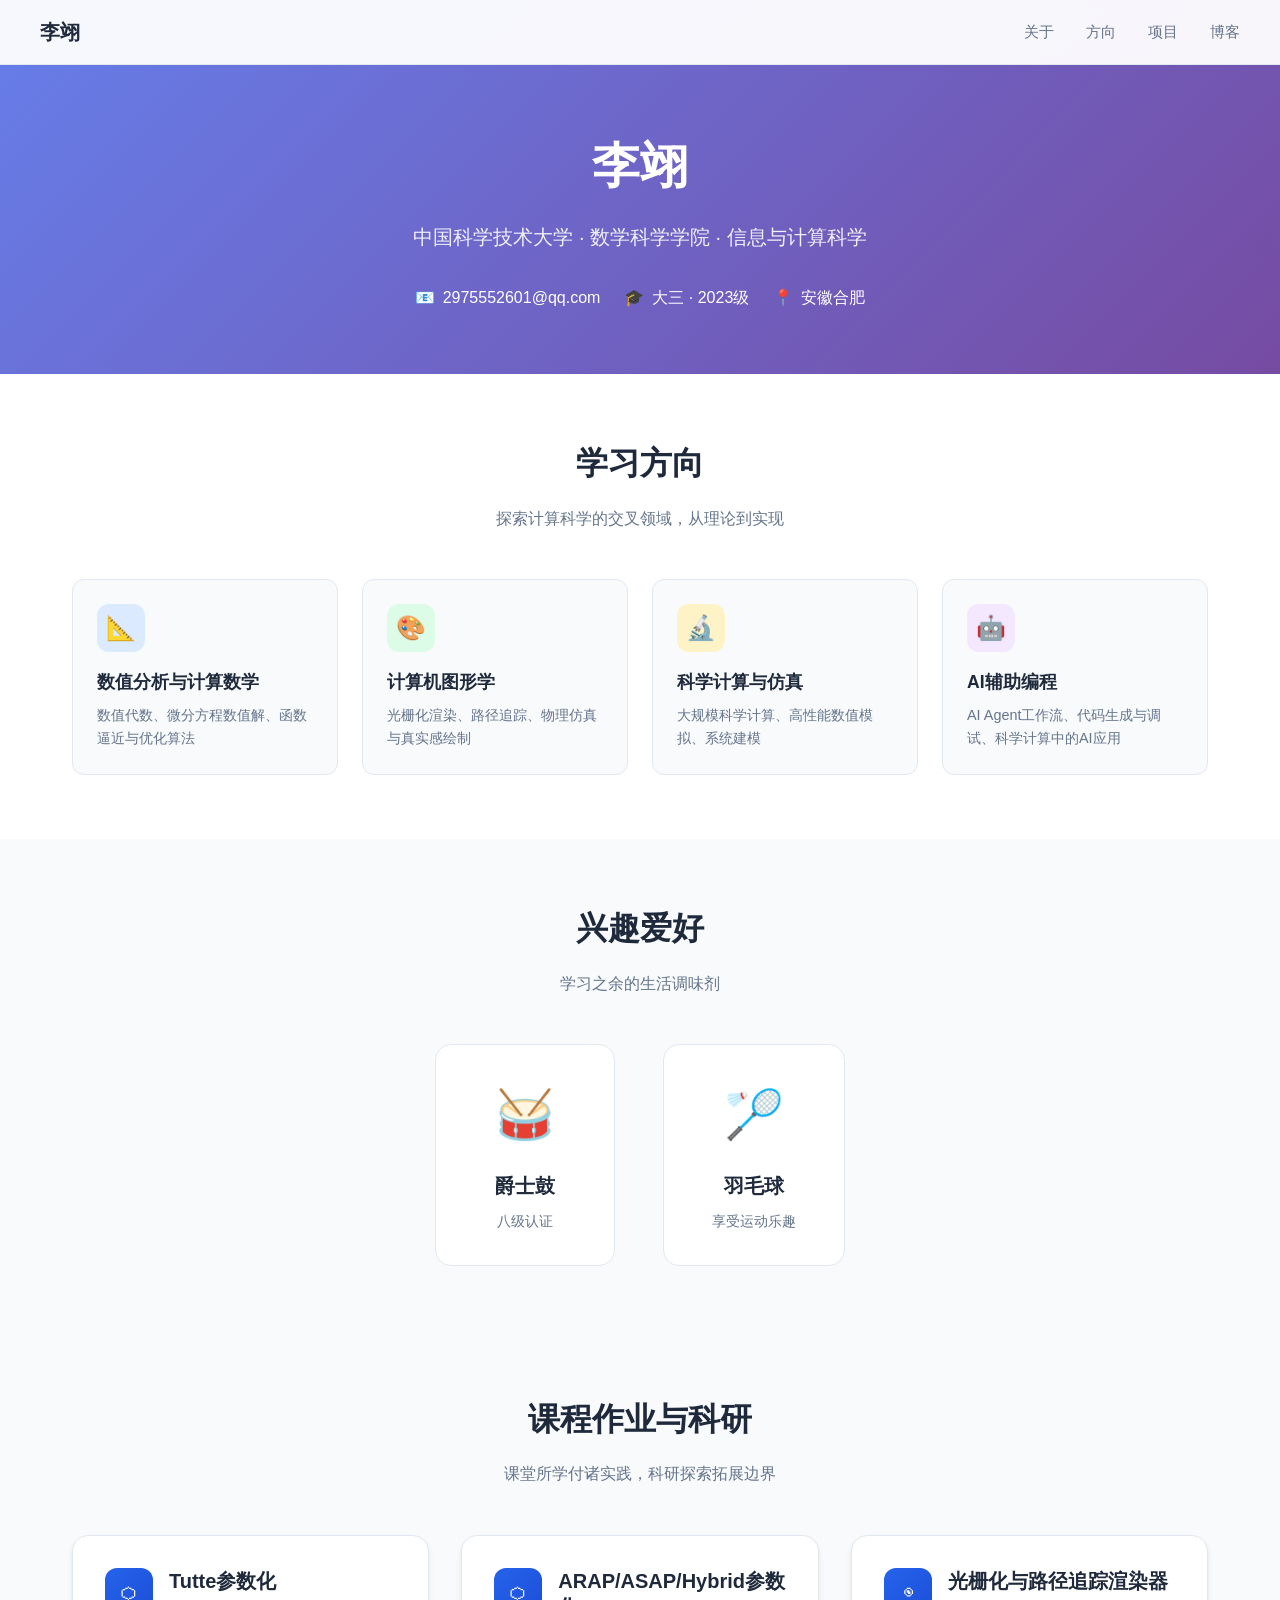
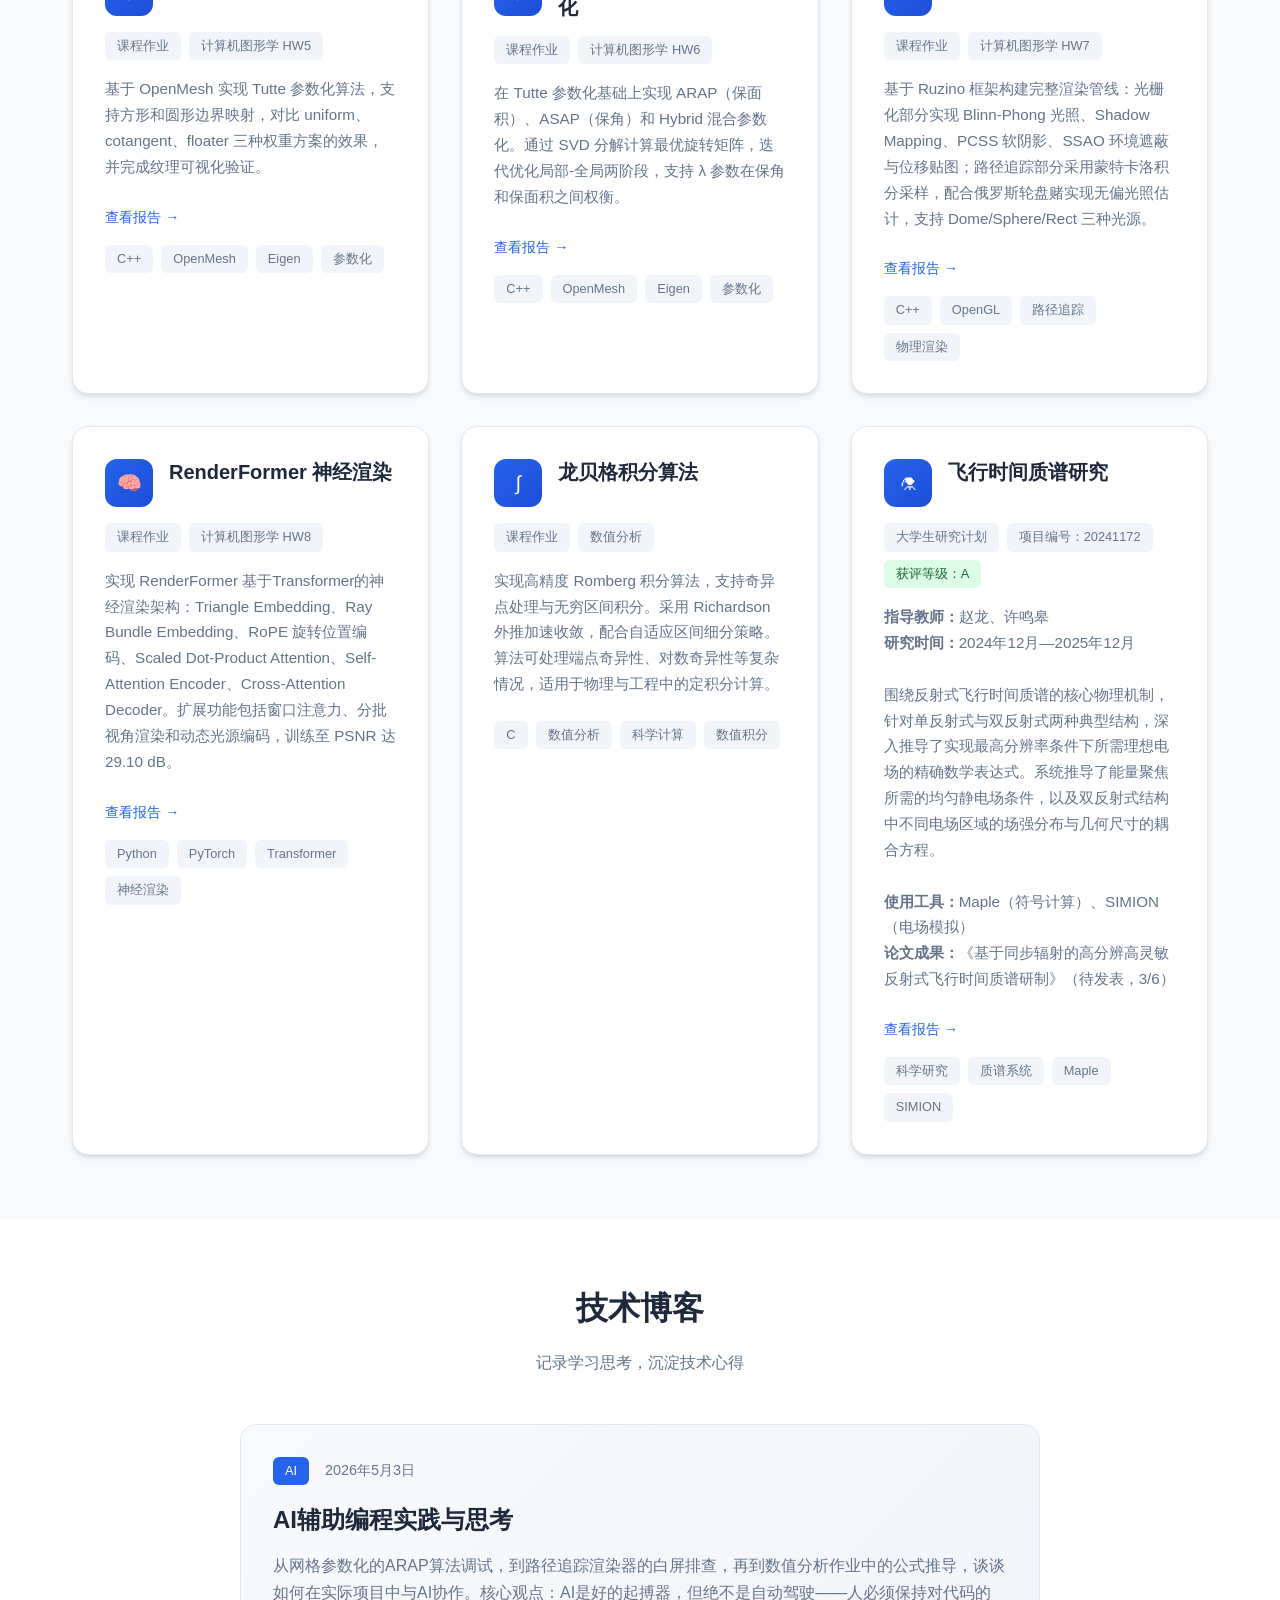
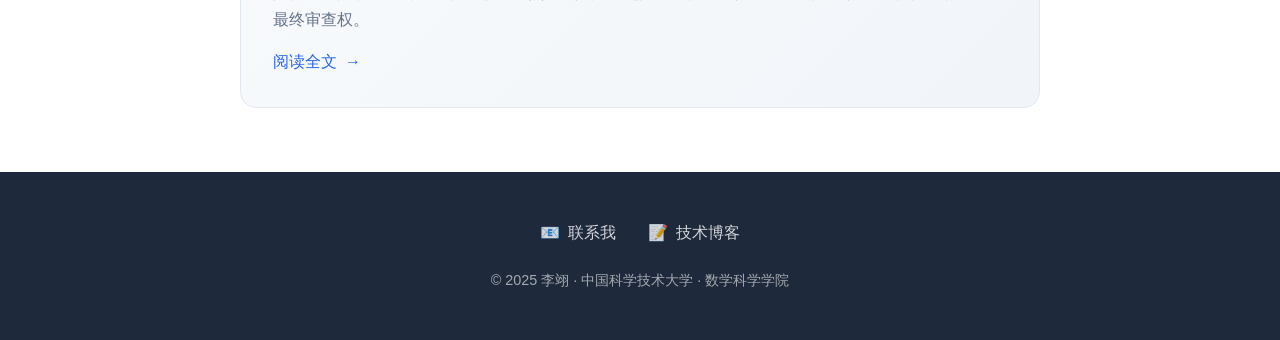
<file: index.html>
<!DOCTYPE html>
<html lang="zh-CN">
<head>
    <meta charset="UTF-8">
    <meta name="viewport" content="width=device-width, initial-scale=1.0">
    <title>李翊 - 个人主页 | 中国科学技术大学</title>
    <meta name="description" content="李翊的个人主页，中国科学技术大学数学科学学院学生，专注数值分析、计算机图形学与科学计算">
    <link rel="stylesheet" href="css/style.css">
</head>
<body>
    <!-- 导航栏 -->
    <nav class="navbar">
        <div class="navbar-content">
            <a href="#" class="nav-logo">李翊</a>
            <ul class="nav-links">
                <li><a href="#about">关于</a></li>
                <li><a href="#interests">方向</a></li>
                <li><a href="#projects">项目</a></li>
                <li><a href="#blog">博客</a></li>
            </ul>
        </div>
    </nav>

    <!-- Hero 区域 -->
    <section class="hero" id="about">
        <div class="hero-content">
            <h1>李翊</h1>
            <p class="hero-subtitle">中国科学技术大学 · 数学科学学院 · 信息与计算科学</p>
            <div class="hero-info">
                <div class="hero-info-item">
                    <span>📧</span>
                    <a href="mailto:2975552601@qq.com" style="color: white;">2975552601@qq.com</a>
                </div>
                <div class="hero-info-item">
                    <span>🎓</span>
                    <span>大三 · 2023级</span>
                </div>
                <div class="hero-info-item">
                    <span>📍</span>
                    <span>安徽合肥</span>
                </div>
            </div>
        </div>
    </section>

    <!-- 学习方向 -->
    <section class="interests" id="interests">
        <div class="container">
            <h2 class="section-title">学习方向</h2>
            <p class="section-subtitle">探索计算科学的交叉领域，从理论到实现</p>
            <div class="interests-grid">
                <div class="interest-card">
                    <div class="interest-icon">📐</div>
                    <h3>数值分析与计算数学</h3>
                    <p>数值代数、微分方程数值解、函数逼近与优化算法</p>
                </div>
                <div class="interest-card">
                    <div class="interest-icon">🎨</div>
                    <h3>计算机图形学</h3>
                    <p>光栅化渲染、路径追踪、物理仿真与真实感绘制</p>
                </div>
                <div class="interest-card">
                    <div class="interest-icon">🔬</div>
                    <h3>科学计算与仿真</h3>
                    <p>大规模科学计算、高性能数值模拟、系统建模</p>
                </div>
                <div class="interest-card">
                    <div class="interest-icon">🤖</div>
                    <h3>AI辅助编程</h3>
                    <p>AI Agent工作流、代码生成与调试、科学计算中的AI应用</p>
                </div>
            </div>
        </div>
    </section>

    <!-- 兴趣爱好 -->
    <section class="hobbies" id="hobbies">
        <div class="container">
            <h2 class="section-title">兴趣爱好</h2>
            <p class="section-subtitle">学习之余的生活调味剂</p>
            <div class="hobbies-grid">
                <div class="hobby-card">
                    <div class="hobby-icon">🥁</div>
                    <h3>爵士鼓</h3>
                    <p>八级认证</p>
                </div>
                <div class="hobby-card">
                    <div class="hobby-icon">🏸</div>
                    <h3>羽毛球</h3>
                    <p>享受运动乐趣</p>
                </div>
            </div>
        </div>
    </section>

    <!-- 项目展示 -->
    <section class="projects" id="projects">
        <div class="container">
            <h2 class="section-title">课程作业与科研</h2>
            <p class="section-subtitle">课堂所学付诸实践，科研探索拓展边界</p>
            <div class="projects-grid">
                <div class="project-card">
                    <div class="project-header">
                        <div class="project-icon">⬡</div>
                        <h3 class="project-title">Tutte参数化</h3>
                    </div>
                    <p class="project-meta">
                        <span class="meta-badge">课程作业</span>
                        <span class="meta-badge">计算机图形学 HW5</span>
                    </p>
                    <p class="project-description">
                        基于 OpenMesh 实现 Tutte 参数化算法，支持方形和圆形边界映射，对比 uniform、cotangent、floater 三种权重方案的效果，并完成纹理可视化验证。
                    </p>
                    <a href="reports/hw5.pdf" class="project-link" target="_blank">查看报告 →</a>
                    <div class="project-tags">
                        <span class="tag">C++</span>
                        <span class="tag">OpenMesh</span>
                        <span class="tag">Eigen</span>
                        <span class="tag">参数化</span>
                    </div>
                </div>

                <div class="project-card">
                    <div class="project-header">
                        <div class="project-icon">⬡</div>
                        <h3 class="project-title">ARAP/ASAP/Hybrid参数化</h3>
                    </div>
                    <p class="project-meta">
                        <span class="meta-badge">课程作业</span>
                        <span class="meta-badge">计算机图形学 HW6</span>
                    </p>
                    <p class="project-description">
                        在 Tutte 参数化基础上实现 ARAP（保面积）、ASAP（保角）和 Hybrid 混合参数化。通过 SVD 分解计算最优旋转矩阵，迭代优化局部-全局两阶段，支持 λ 参数在保角和保面积之间权衡。
                    </p>
                    <a href="reports/hw6.pdf" class="project-link" target="_blank">查看报告 →</a>
                    <div class="project-tags">
                        <span class="tag">C++</span>
                        <span class="tag">OpenMesh</span>
                        <span class="tag">Eigen</span>
                        <span class="tag">参数化</span>
                    </div>
                </div>

                <div class="project-card">
                    <div class="project-header">
                        <div class="project-icon">◉</div>
                        <h3 class="project-title">光栅化与路径追踪渲染器</h3>
                    </div>
                    <p class="project-meta">
                        <span class="meta-badge">课程作业</span>
                        <span class="meta-badge">计算机图形学 HW7</span>
                    </p>
                    <p class="project-description">
                        基于 Ruzino 框架构建完整渲染管线：光栅化部分实现 Blinn-Phong 光照、Shadow Mapping、PCSS 软阴影、SSAO 环境遮蔽与位移贴图；路径追踪部分采用蒙特卡洛积分采样，配合俄罗斯轮盘赌实现无偏光照估计，支持 Dome/Sphere/Rect 三种光源。
                    </p>
                    <a href="reports/hw7.pdf" class="project-link" target="_blank">查看报告 →</a>
                    <div class="project-tags">
                        <span class="tag">C++</span>
                        <span class="tag">OpenGL</span>
                        <span class="tag">路径追踪</span>
                        <span class="tag">物理渲染</span>
                    </div>
                </div>

                <div class="project-card">
                    <div class="project-header">
                        <div class="project-icon">🧠</div>
                        <h3 class="project-title">RenderFormer 神经渲染</h3>
                    </div>
                    <p class="project-meta">
                        <span class="meta-badge">课程作业</span>
                        <span class="meta-badge">计算机图形学 HW8</span>
                    </p>
                    <p class="project-description">
                        实现 RenderFormer 基于Transformer的神经渲染架构：Triangle Embedding、Ray Bundle Embedding、RoPE 旋转位置编码、Scaled Dot-Product Attention、Self-Attention Encoder、Cross-Attention Decoder。扩展功能包括窗口注意力、分批视角渲染和动态光源编码，训练至 PSNR 达 29.10 dB。
                    </p>
                    <a href="reports/hw8.pdf" class="project-link" target="_blank">查看报告 →</a>
                    <div class="project-tags">
                        <span class="tag">Python</span>
                        <span class="tag">PyTorch</span>
                        <span class="tag">Transformer</span>
                        <span class="tag">神经渲染</span>
                    </div>
                </div>

                <div class="project-card">
                    <div class="project-header">
                        <div class="project-icon">∫</div>
                        <h3 class="project-title">龙贝格积分算法</h3>
                    </div>
                    <p class="project-meta">
                        <span class="meta-badge">课程作业</span>
                        <span class="meta-badge">数值分析</span>
                    </p>
                    <p class="project-description">
                        实现高精度 Romberg 积分算法，支持奇异点处理与无穷区间积分。采用 Richardson 外推加速收敛，配合自适应区间细分策略。算法可处理端点奇异性、对数奇异性等复杂情况，适用于物理与工程中的定积分计算。
                    </p>
                    <div class="project-tags">
                        <span class="tag">C</span>
                        <span class="tag">数值分析</span>
                        <span class="tag">科学计算</span>
                        <span class="tag">数值积分</span>
                    </div>
                </div>

                <div class="project-card">
                    <div class="project-header">
                        <div class="project-icon">⚗</div>
                        <h3 class="project-title">飞行时间质谱研究</h3>
                    </div>
                    <p class="project-meta">
                        <span class="meta-badge">大学生研究计划</span>
                        <span class="meta-badge">项目编号：20241172</span>
                        <span class="meta-badge success">获评等级：A</span>
                    </p>
                    <p class="project-description">
                        <strong>指导教师：</strong>赵龙、许鸣皋<br>
                        <strong>研究时间：</strong>2024年12月—2025年12月<br><br>
                        围绕反射式飞行时间质谱的核心物理机制，针对单反射式与双反射式两种典型结构，深入推导了实现最高分辨率条件下所需理想电场的精确数学表达式。系统推导了能量聚焦所需的均匀静电场条件，以及双反射式结构中不同电场区域的场强分布与几何尺寸的耦合方程。<br><br>
                        <strong>使用工具：</strong>Maple（符号计算）、SIMION（电场模拟）<br>
                        <strong>论文成果：</strong>《基于同步辐射的高分辨高灵敏反射式飞行时间质谱研制》（待发表，3/6）
                    </p>
                    <a href="reports/大研报告.docx" class="project-link" target="_blank">查看报告 →</a>
                    <div class="project-tags">
                        <span class="tag">科学研究</span>
                        <span class="tag">质谱系统</span>
                        <span class="tag">Maple</span>
                        <span class="tag">SIMION</span>
                    </div>
                </div>
            </div>
        </div>
    </section>

    <!-- 博客入口 -->
    <section class="blog-section" id="blog">
        <div class="container">
            <h2 class="section-title">技术博客</h2>
            <p class="section-subtitle">记录学习思考，沉淀技术心得</p>
            <div class="blog-preview">
                <a href="blog/ai-assisted-programming.html" class="blog-card">
                    <div class="blog-card-header">
                        <span class="blog-badge">AI</span>
                        <span class="blog-date">2026年5月3日</span>
                    </div>
                    <h3>AI辅助编程实践与思考</h3>
                    <p>
                        从网格参数化的ARAP算法调试，到路径追踪渲染器的白屏排查，再到数值分析作业中的公式推导，谈谈如何在实际项目中与AI协作。核心观点：AI是好的起搏器，但绝不是自动驾驶——人必须保持对代码的最终审查权。
                    </p>
                    <div class="blog-card-footer">
                        <span>阅读全文</span>
                        <span>→</span>
                    </div>
                </a>
            </div>
        </div>
    </section>

    <!-- 页脚 -->
    <footer class="footer">
        <div class="footer-content">
            <div class="footer-links">
                <a href="mailto:2975552601@qq.com">
                    <span>📧</span>
                    <span>联系我</span>
                </a>
                <a href="blog/ai-assisted-programming.html">
                    <span>📝</span>
                    <span>技术博客</span>
                </a>
            </div>
            <p class="footer-copyright">
                © 2025 李翊 · 中国科学技术大学 · 数学科学学院
            </p>
        </div>
    </footer>

    <script src="js/main.js"></script>
</body>
</html>
</file>
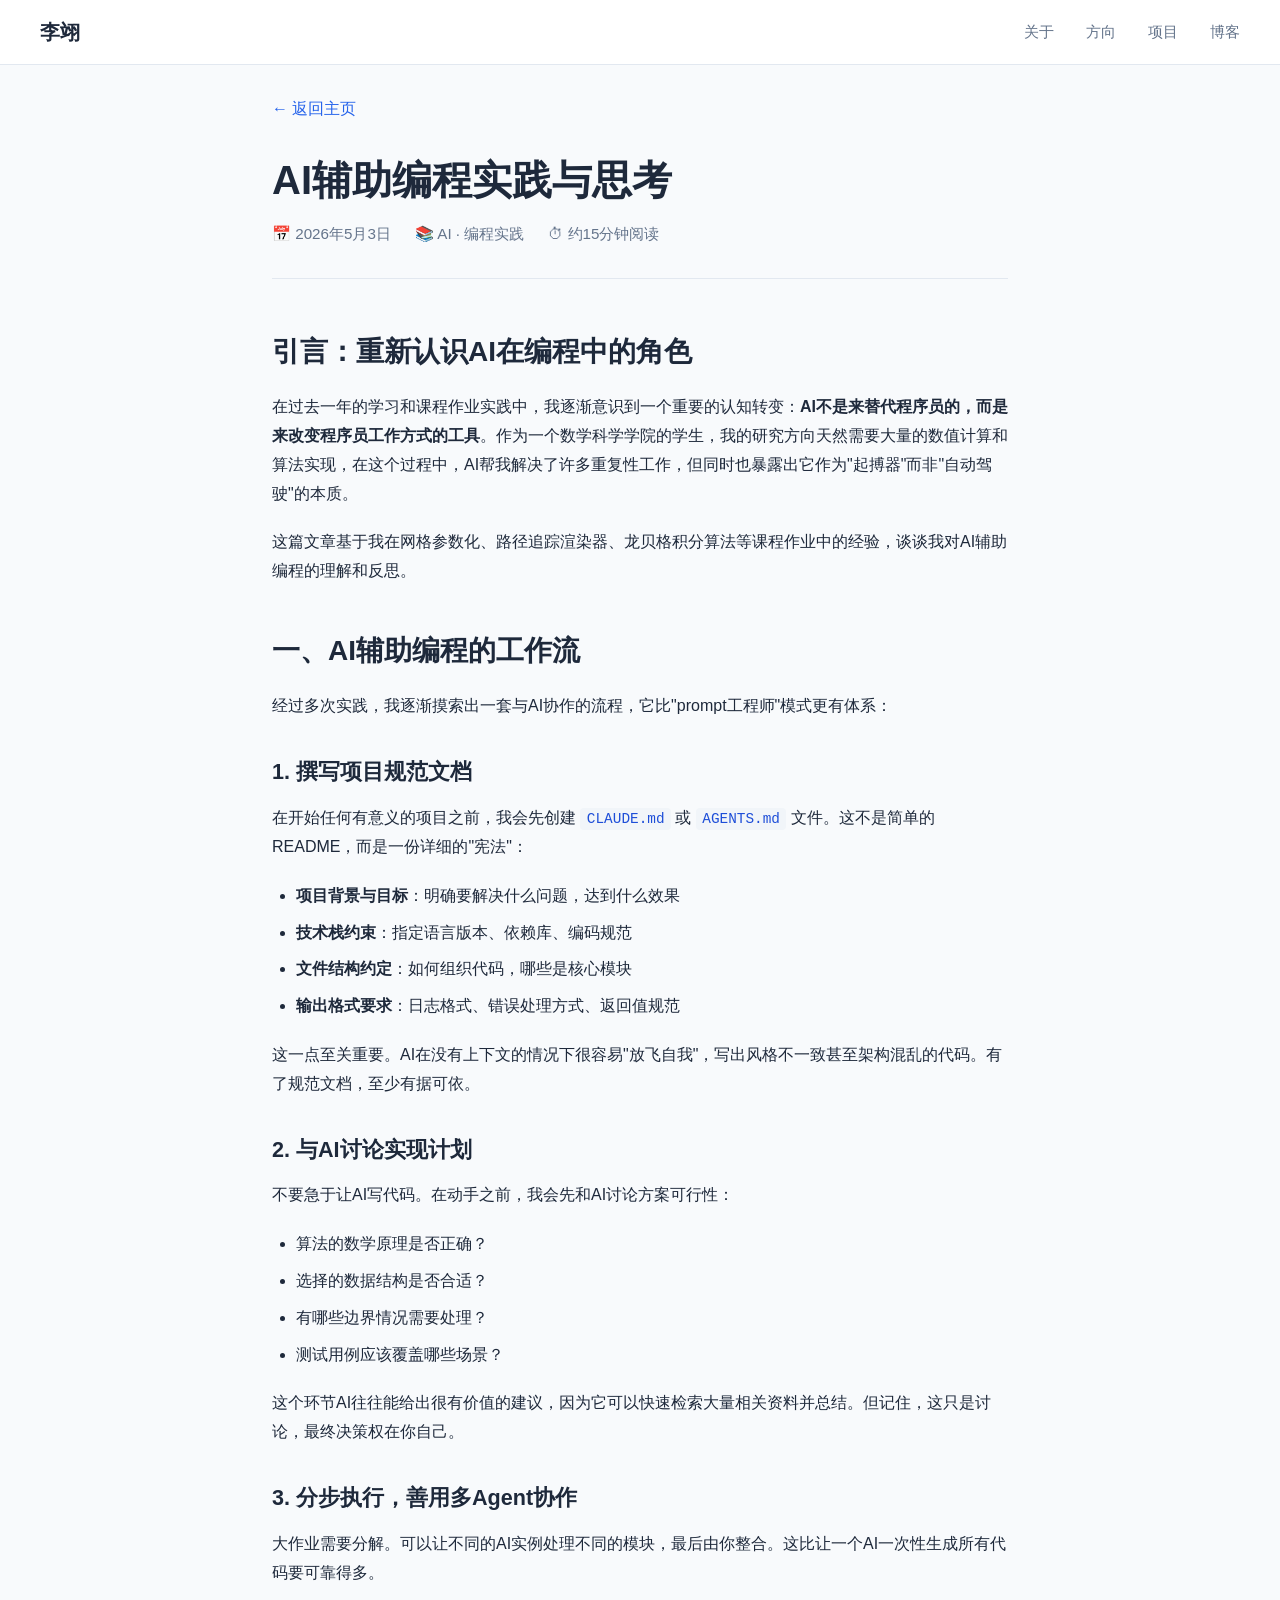
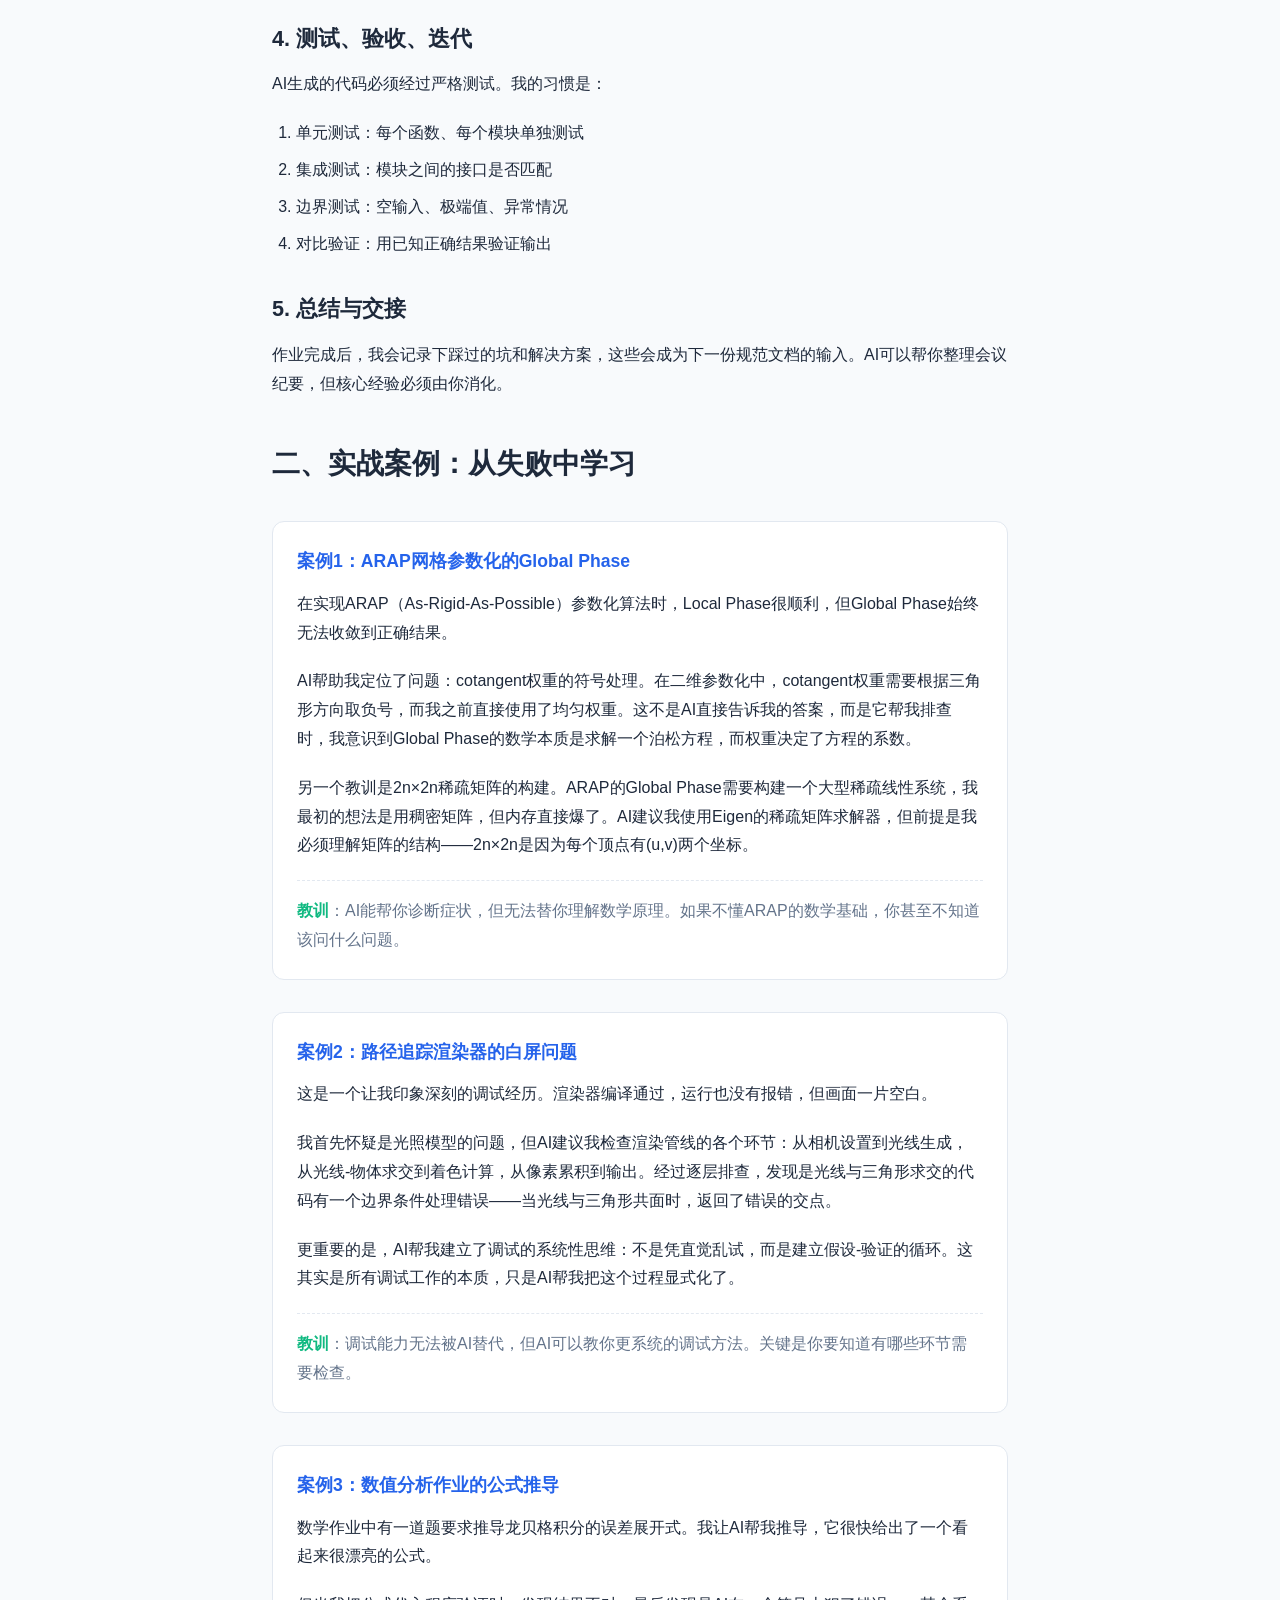
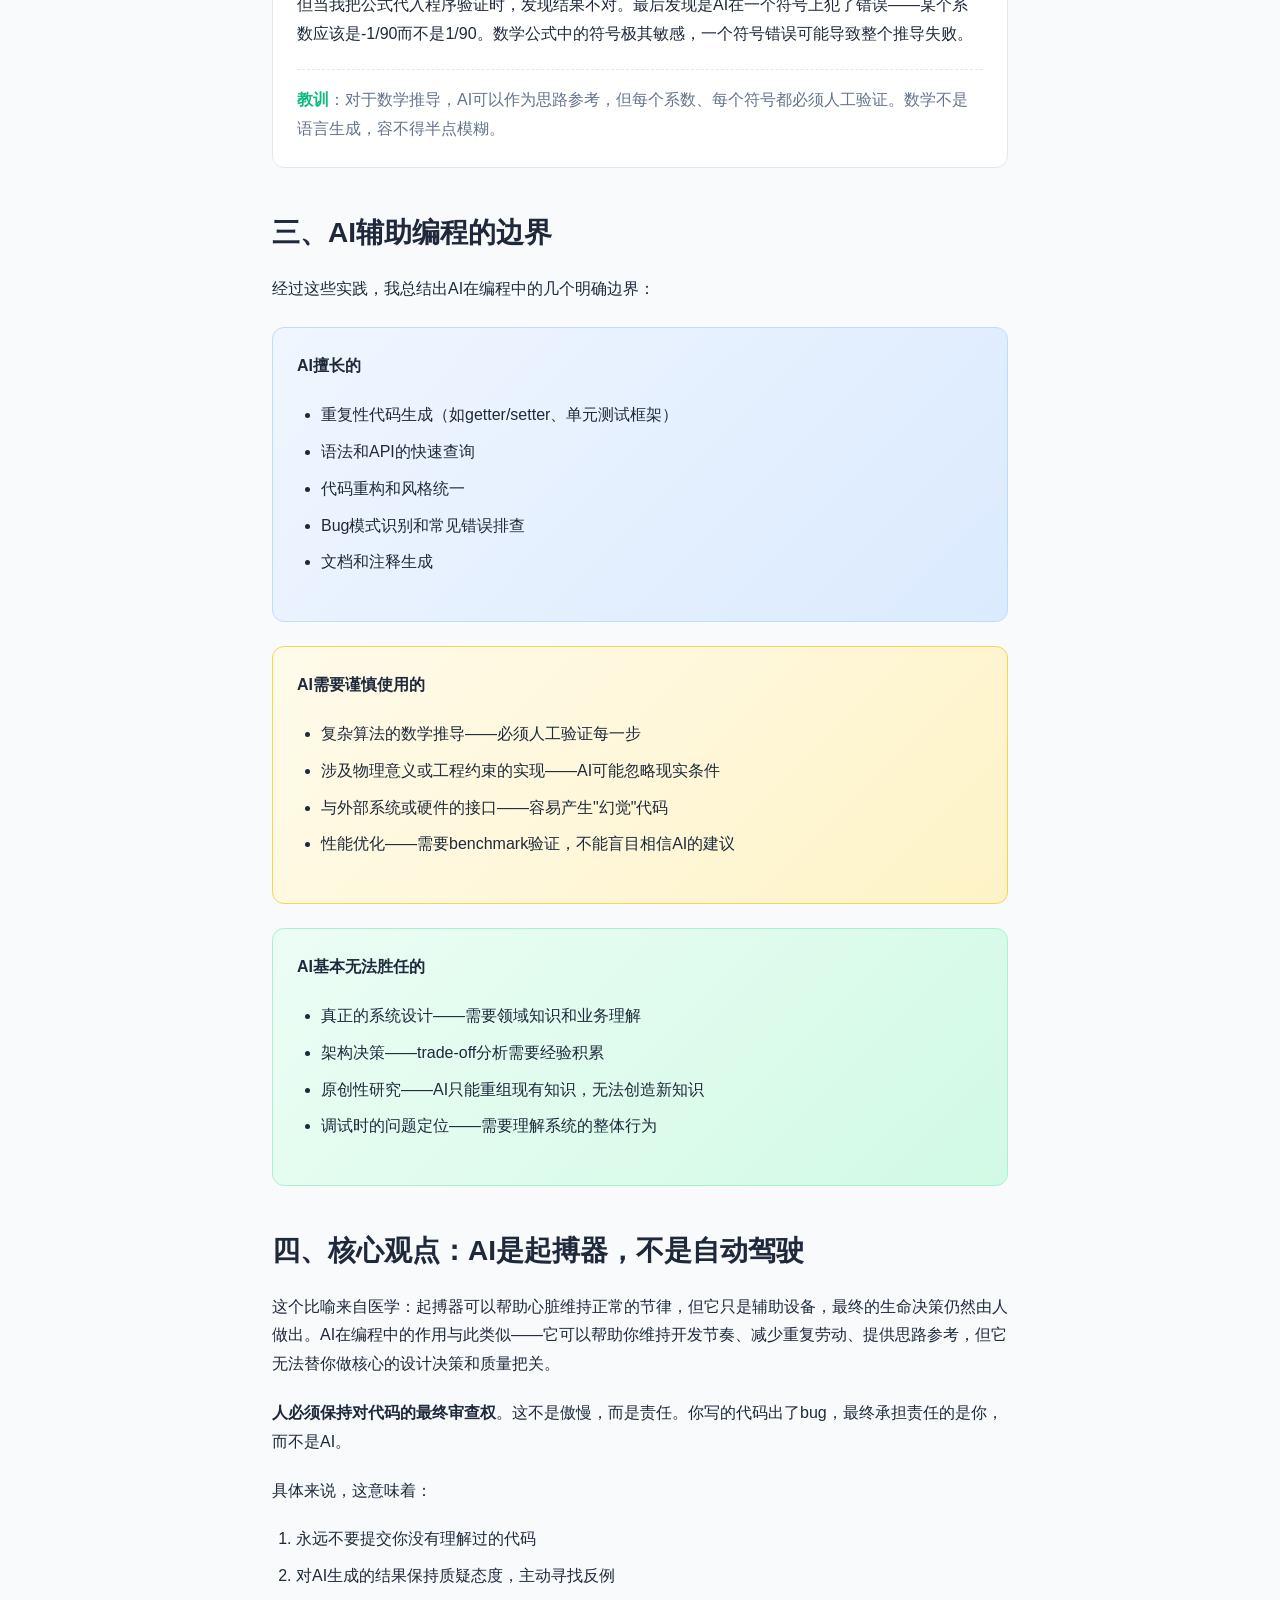
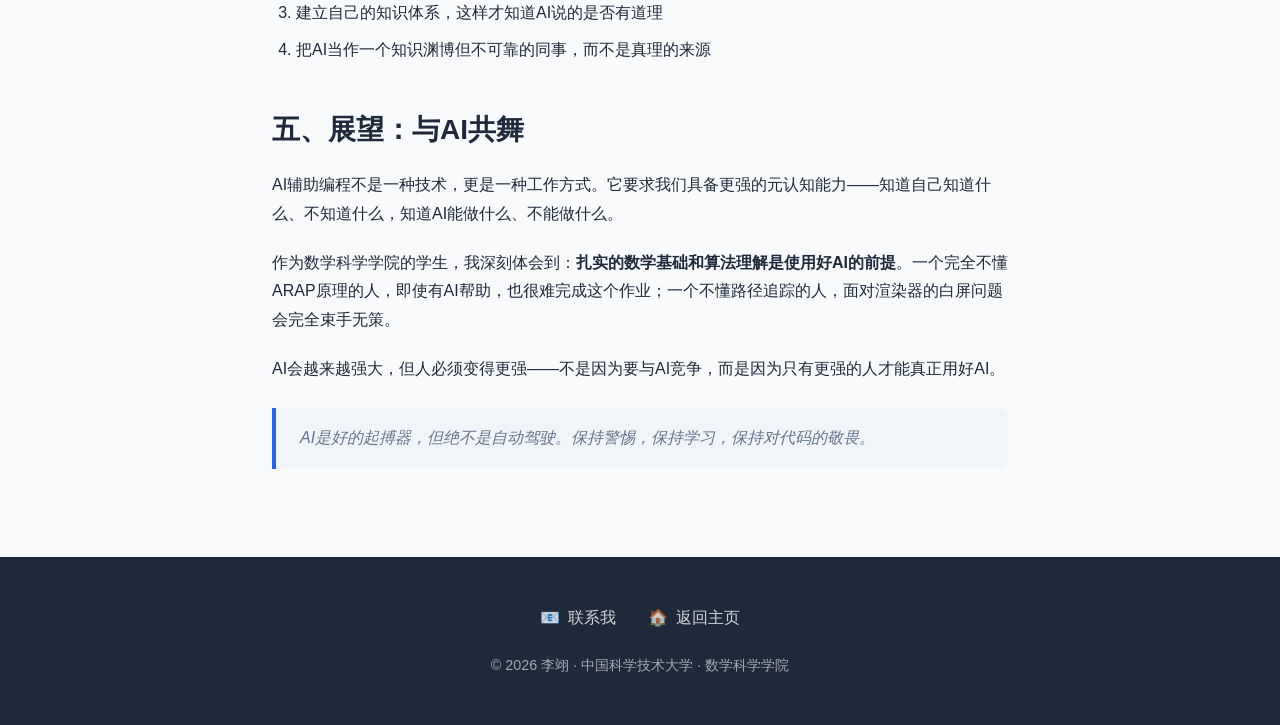
<file: blog/ai-assisted-programming.html>
<!DOCTYPE html>
<html lang="zh-CN">
<head>
    <meta charset="UTF-8">
    <meta name="viewport" content="width=device-width, initial-scale=1.0">
    <title>AI辅助编程实践与思考 - 李翊的技术博客</title>
    <link rel="stylesheet" href="../css/style.css">
    <style>
        /* 博客页面专属样式 */
        .blog-container {
            max-width: 800px;
            margin: 0 auto;
            padding: 6rem 2rem 4rem;
        }

        .back-link {
            display: inline-flex;
            align-items: center;
            gap: 0.5rem;
            color: var(--primary-color);
            font-weight: 500;
            margin-bottom: 2rem;
        }

        .back-link:hover {
            color: var(--primary-dark);
        }

        .article-header {
            margin-bottom: 3rem;
            padding-bottom: 2rem;
            border-bottom: 1px solid var(--border-color);
        }

        .article-title {
            font-size: 2.5rem;
            font-weight: 700;
            color: var(--text-primary);
            margin-bottom: 1rem;
            line-height: 1.3;
        }

        .article-meta {
            display: flex;
            align-items: center;
            gap: 1.5rem;
            color: var(--text-secondary);
            font-size: 0.95rem;
        }

        .article-content {
            line-height: 1.8;
            color: var(--text-primary);
        }

        .article-content h2 {
            font-size: 1.75rem;
            margin: 2.5rem 0 1rem;
            color: var(--text-primary);
        }

        .article-content h3 {
            font-size: 1.35rem;
            margin: 2rem 0 0.75rem;
            color: var(--text-primary);
        }

        .article-content p {
            margin-bottom: 1.25rem;
        }

        .article-content ul, .article-content ol {
            margin-bottom: 1.25rem;
            padding-left: 1.5rem;
        }

        .article-content li {
            margin-bottom: 0.5rem;
        }

        .article-content blockquote {
            margin: 1.5rem 0;
            padding: 1rem 1.5rem;
            background: var(--code-bg);
            border-left: 4px solid var(--primary-color);
            border-radius: 0 8px 8px 0;
            font-style: italic;
            color: var(--text-secondary);
        }

        .article-content code {
            font-family: 'SF Mono', 'Fira Code', 'Consolas', monospace;
            background: var(--code-bg);
            padding: 0.2rem 0.4rem;
            border-radius: 4px;
            font-size: 0.9em;
            color: var(--primary-dark);
        }

        .article-content pre {
            margin: 1.5rem 0;
            padding: 1.25rem;
            background: #1e293b;
            border-radius: 12px;
            overflow-x: auto;
        }

        .article-content pre code {
            background: none;
            padding: 0;
            color: #e2e8f0;
            font-size: 0.9rem;
            line-height: 1.6;
        }

        .highlight-box {
            margin: 1.5rem 0;
            padding: 1.5rem;
            background: linear-gradient(135deg, #eff6ff 0%, #dbeafe 100%);
            border-radius: 12px;
            border: 1px solid #bfdbfe;
        }

        .highlight-box.success {
            background: linear-gradient(135deg, #ecfdf5 0%, #d1fae5 100%);
            border-color: #a7f3d0;
        }

        .highlight-box.warning {
            background: linear-gradient(135deg, #fffbeb 0%, #fef3c7 100%);
            border-color: #fcd34d;
        }

        .experience-card {
            margin: 2rem 0;
            padding: 1.5rem;
            background: var(--card-bg);
            border: 1px solid var(--border-color);
            border-radius: 12px;
        }

        .experience-card h4 {
            color: var(--primary-color);
            margin-bottom: 0.75rem;
            font-size: 1.1rem;
        }

        .experience-card .lesson {
            margin-top: 1rem;
            padding-top: 1rem;
            border-top: 1px dashed var(--border-color);
            color: var(--text-secondary);
        }

        .experience-card .lesson strong {
            color: var(--accent-color);
        }

        @media (max-width: 768px) {
            .blog-container {
                padding: 5rem 1.5rem 3rem;
            }

            .article-title {
                font-size: 1.75rem;
            }

            .article-meta {
                flex-direction: column;
                align-items: flex-start;
                gap: 0.5rem;
            }
        }
    </style>
</head>
<body>
    <nav class="navbar">
        <div class="navbar-content">
            <a href="../index.html" class="nav-logo">李翊</a>
            <ul class="nav-links">
                <li><a href="../index.html#about">关于</a></li>
                <li><a href="../index.html#interests">方向</a></li>
                <li><a href="../index.html#projects">项目</a></li>
                <li><a href="../index.html#blog">博客</a></li>
            </ul>
        </div>
    </nav>

    <main class="blog-container">
        <a href="../index.html" class="back-link">← 返回主页</a>

        <article>
            <header class="article-header">
                <h1 class="article-title">AI辅助编程实践与思考</h1>
                <div class="article-meta">
                    <span>📅 2026年5月3日</span>
                    <span>📚 AI · 编程实践</span>
                    <span>⏱ 约15分钟阅读</span>
                </div>
            </header>

            <div class="article-content">
                <h2>引言：重新认识AI在编程中的角色</h2>
                <p>
                    在过去一年的学习和课程作业实践中，我逐渐意识到一个重要的认知转变：<strong>AI不是来替代程序员的，而是来改变程序员工作方式的工具</strong>。作为一个数学科学学院的学生，我的研究方向天然需要大量的数值计算和算法实现，在这个过程中，AI帮我解决了许多重复性工作，但同时也暴露出它作为"起搏器"而非"自动驾驶"的本质。
                </p>
                <p>
                    这篇文章基于我在网格参数化、路径追踪渲染器、龙贝格积分算法等课程作业中的经验，谈谈我对AI辅助编程的理解和反思。
                </p>

                <h2>一、AI辅助编程的工作流</h2>
                <p>
                    经过多次实践，我逐渐摸索出一套与AI协作的流程，它比"prompt工程师"模式更有体系：
                </p>
                
                <h3>1. 撰写项目规范文档</h3>
                <p>
                    在开始任何有意义的项目之前，我会先创建 <code>CLAUDE.md</code> 或 <code>AGENTS.md</code> 文件。这不是简单的README，而是一份详细的"宪法"：
                </p>
                <ul>
                    <li><strong>项目背景与目标</strong>：明确要解决什么问题，达到什么效果</li>
                    <li><strong>技术栈约束</strong>：指定语言版本、依赖库、编码规范</li>
                    <li><strong>文件结构约定</strong>：如何组织代码，哪些是核心模块</li>
                    <li><strong>输出格式要求</strong>：日志格式、错误处理方式、返回值规范</li>
                </ul>
                <p>
                    这一点至关重要。AI在没有上下文的情况下很容易"放飞自我"，写出风格不一致甚至架构混乱的代码。有了规范文档，至少有据可依。
                </p>

                <h3>2. 与AI讨论实现计划</h3>
                <p>
                    不要急于让AI写代码。在动手之前，我会先和AI讨论方案可行性：
                </p>
                <ul>
                    <li>算法的数学原理是否正确？</li>
                    <li>选择的数据结构是否合适？</li>
                    <li>有哪些边界情况需要处理？</li>
                    <li>测试用例应该覆盖哪些场景？</li>
                </ul>
                <p>
                    这个环节AI往往能给出很有价值的建议，因为它可以快速检索大量相关资料并总结。但记住，这只是讨论，最终决策权在你自己。
                </p>

                <h3>3. 分步执行，善用多Agent协作</h3>
                <p>
                    大作业需要分解。可以让不同的AI实例处理不同的模块，最后由你整合。这比让一个AI一次性生成所有代码要可靠得多。
                </p>

                <h3>4. 测试、验收、迭代</h3>
                <p>
                    AI生成的代码必须经过严格测试。我的习惯是：
                </p>
                <ol>
                    <li>单元测试：每个函数、每个模块单独测试</li>
                    <li>集成测试：模块之间的接口是否匹配</li>
                    <li>边界测试：空输入、极端值、异常情况</li>
                    <li>对比验证：用已知正确结果验证输出</li>
                </ol>

                <h3>5. 总结与交接</h3>
                <p>
                    作业完成后，我会记录下踩过的坑和解决方案，这些会成为下一份规范文档的输入。AI可以帮你整理会议纪要，但核心经验必须由你消化。
                </p>

                <h2>二、实战案例：从失败中学习</h2>

                <div class="experience-card">
                    <h4>案例1：ARAP网格参数化的Global Phase</h4>
                    <p>
                        在实现ARAP（As-Rigid-As-Possible）参数化算法时，Local Phase很顺利，但Global Phase始终无法收敛到正确结果。
                    </p>
                    <p>
                        AI帮助我定位了问题：cotangent权重的符号处理。在二维参数化中，cotangent权重需要根据三角形方向取负号，而我之前直接使用了均匀权重。这不是AI直接告诉我的答案，而是它帮我排查时，我意识到Global Phase的数学本质是求解一个泊松方程，而权重决定了方程的系数。
                    </p>
                    <p>
                        另一个教训是2n×2n稀疏矩阵的构建。ARAP的Global Phase需要构建一个大型稀疏线性系统，我最初的想法是用稠密矩阵，但内存直接爆了。AI建议我使用Eigen的稀疏矩阵求解器，但前提是我必须理解矩阵的结构——2n×2n是因为每个顶点有(u,v)两个坐标。
                    </p>
                    <div class="lesson">
                        <strong>教训</strong>：AI能帮你诊断症状，但无法替你理解数学原理。如果不懂ARAP的数学基础，你甚至不知道该问什么问题。
                    </div>
                </div>

                <div class="experience-card">
                    <h4>案例2：路径追踪渲染器的白屏问题</h4>
                    <p>
                        这是一个让我印象深刻的调试经历。渲染器编译通过，运行也没有报错，但画面一片空白。
                    </p>
                    <p>
                        我首先怀疑是光照模型的问题，但AI建议我检查渲染管线的各个环节：从相机设置到光线生成，从光线-物体求交到着色计算，从像素累积到输出。经过逐层排查，发现是光线与三角形求交的代码有一个边界条件处理错误——当光线与三角形共面时，返回了错误的交点。
                    </p>
                    <p>
                        更重要的是，AI帮我建立了调试的系统性思维：不是凭直觉乱试，而是建立假设-验证的循环。这其实是所有调试工作的本质，只是AI帮我把这个过程显式化了。
                    </p>
                    <div class="lesson">
                        <strong>教训</strong>：调试能力无法被AI替代，但AI可以教你更系统的调试方法。关键是你要知道有哪些环节需要检查。
                    </div>
                </div>

                <div class="experience-card">
                    <h4>案例3：数值分析作业的公式推导</h4>
                    <p>
                        数学作业中有一道题要求推导龙贝格积分的误差展开式。我让AI帮我推导，它很快给出了一个看起来很漂亮的公式。
                    </p>
                    <p>
                        但当我把公式代入程序验证时，发现结果不对。最后发现是AI在一个符号上犯了错误——某个系数应该是-1/90而不是1/90。数学公式中的符号极其敏感，一个符号错误可能导致整个推导失败。
                    </p>
                    <div class="lesson">
                        <strong>教训</strong>：对于数学推导，AI可以作为思路参考，但每个系数、每个符号都必须人工验证。数学不是语言生成，容不得半点模糊。
                    </div>
                </div>

                <h2>三、AI辅助编程的边界</h2>
                <p>
                    经过这些实践，我总结出AI在编程中的几个明确边界：
                </p>

                <div class="highlight-box">
                    <p><strong>AI擅长的</strong></p>
                    <ul>
                        <li>重复性代码生成（如getter/setter、单元测试框架）</li>
                        <li>语法和API的快速查询</li>
                        <li>代码重构和风格统一</li>
                        <li>Bug模式识别和常见错误排查</li>
                        <li>文档和注释生成</li>
                    </ul>
                </div>

                <div class="highlight-box warning">
                    <p><strong>AI需要谨慎使用的</strong></p>
                    <ul>
                        <li>复杂算法的数学推导——必须人工验证每一步</li>
                        <li>涉及物理意义或工程约束的实现——AI可能忽略现实条件</li>
                        <li>与外部系统或硬件的接口——容易产生"幻觉"代码</li>
                        <li>性能优化——需要benchmark验证，不能盲目相信AI的建议</li>
                    </ul>
                </div>

                <div class="highlight-box success">
                    <p><strong>AI基本无法胜任的</strong></p>
                    <ul>
                        <li>真正的系统设计——需要领域知识和业务理解</li>
                        <li>架构决策——trade-off分析需要经验积累</li>
                        <li>原创性研究——AI只能重组现有知识，无法创造新知识</li>
                        <li>调试时的问题定位——需要理解系统的整体行为</li>
                    </ul>
                </div>

                <h2>四、核心观点：AI是起搏器，不是自动驾驶</h2>
                <p>
                    这个比喻来自医学：起搏器可以帮助心脏维持正常的节律，但它只是辅助设备，最终的生命决策仍然由人做出。AI在编程中的作用与此类似——它可以帮助你维持开发节奏、减少重复劳动、提供思路参考，但它无法替你做核心的设计决策和质量把关。
                </p>
                <p>
                    <strong>人必须保持对代码的最终审查权</strong>。这不是傲慢，而是责任。你写的代码出了bug，最终承担责任的是你，而不是AI。
                </p>
                <p>
                    具体来说，这意味着：
                </p>
                <ol>
                    <li>永远不要提交你没有理解过的代码</li>
                    <li>对AI生成的结果保持质疑态度，主动寻找反例</li>
                    <li>建立自己的知识体系，这样才知道AI说的是否有道理</li>
                    <li>把AI当作一个知识渊博但不可靠的同事，而不是真理的来源</li>
                </ol>

                <h2>五、展望：与AI共舞</h2>
                <p>
                    AI辅助编程不是一种技术，更是一种工作方式。它要求我们具备更强的元认知能力——知道自己知道什么、不知道什么，知道AI能做什么、不能做什么。
                </p>
                <p>
                    作为数学科学学院的学生，我深刻体会到：<strong>扎实的数学基础和算法理解是使用好AI的前提</strong>。一个完全不懂ARAP原理的人，即使有AI帮助，也很难完成这个作业；一个不懂路径追踪的人，面对渲染器的白屏问题会完全束手无策。
                </p>
                <p>
                    AI会越来越强大，但人必须变得更强——不是因为要与AI竞争，而是因为只有更强的人才能真正用好AI。
                </p>

                <blockquote>
                    AI是好的起搏器，但绝不是自动驾驶。保持警惕，保持学习，保持对代码的敬畏。
                </blockquote>
            </div>
        </article>
    </main>

    <footer class="footer">
        <div class="footer-content">
            <div class="footer-links">
                <a href="mailto:2975552601@qq.com">
                    <span>📧</span>
                    <span>联系我</span>
                </a>
                <a href="../index.html">
                    <span>🏠</span>
                    <span>返回主页</span>
                </a>
            </div>
            <p class="footer-copyright">
                © 2026 李翊 · 中国科学技术大学 · 数学科学学院
            </p>
        </div>
    </footer>

    <script src="../js/main.js"></script>
</body>
</html>
</file>
<file: css/style.css>
/* ==================== 全局样式 ==================== */
:root {
    --primary-color: #2563eb;
    --primary-dark: #1d4ed8;
    --secondary-color: #64748b;
    --accent-color: #10b981;
    --bg-color: #f8fafc;
    --card-bg: #ffffff;
    --text-primary: #1e293b;
    --text-secondary: #64748b;
    --border-color: #e2e8f0;
    --code-bg: #f1f5f9;
    --shadow: 0 4px 6px -1px rgba(0, 0, 0, 0.1), 0 2px 4px -2px rgba(0, 0, 0, 0.1);
    --shadow-lg: 0 10px 15px -3px rgba(0, 0, 0, 0.1), 0 4px 6px -4px rgba(0, 0, 0, 0.1);
}

* {
    margin: 0;
    padding: 0;
    box-sizing: border-box;
}

html {
    scroll-behavior: smooth;
}

body {
    font-family: -apple-system, BlinkMacSystemFont, 'Segoe UI', Roboto, 'Helvetica Neue', Arial, sans-serif;
    line-height: 1.6;
    color: var(--text-primary);
    background-color: var(--bg-color);
}

a {
    color: var(--primary-color);
    text-decoration: none;
    transition: color 0.2s ease;
}

a:hover {
    color: var(--primary-dark);
}

/* ==================== 导航栏 ==================== */
.navbar {
    position: fixed;
    top: 0;
    left: 0;
    right: 0;
    background: rgba(255, 255, 255, 0.95);
    backdrop-filter: blur(10px);
    border-bottom: 1px solid var(--border-color);
    z-index: 1000;
    padding: 1rem 2rem;
}

.navbar-content {
    max-width: 1200px;
    margin: 0 auto;
    display: flex;
    justify-content: space-between;
    align-items: center;
}

.nav-logo {
    font-size: 1.25rem;
    font-weight: 700;
    color: var(--text-primary);
}

.nav-links {
    display: flex;
    gap: 2rem;
    list-style: none;
}

.nav-links a {
    color: var(--text-secondary);
    font-weight: 500;
    font-size: 0.95rem;
}

.nav-links a:hover {
    color: var(--primary-color);
}

/* ==================== Hero 区域 ==================== */
.hero {
    padding: 8rem 2rem 4rem;
    background: linear-gradient(135deg, #667eea 0%, #764ba2 100%);
    color: white;
    text-align: center;
}

.hero-content {
    max-width: 800px;
    margin: 0 auto;
}

.hero h1 {
    font-size: 3rem;
    font-weight: 700;
    margin-bottom: 1rem;
}

.hero-subtitle {
    font-size: 1.25rem;
    opacity: 0.9;
    margin-bottom: 2rem;
}

.hero-info {
    display: flex;
    flex-wrap: wrap;
    justify-content: center;
    gap: 1.5rem;
    font-size: 1rem;
}

.hero-info-item {
    display: flex;
    align-items: center;
    gap: 0.5rem;
}

.hero-info-item svg {
    width: 20px;
    height: 20px;
    opacity: 0.9;
}

/* ==================== 通用容器 ==================== */
.container {
    max-width: 1200px;
    margin: 0 auto;
    padding: 4rem 2rem;
}

.section-title {
    font-size: 2rem;
    font-weight: 700;
    text-align: center;
    margin-bottom: 1rem;
    color: var(--text-primary);
}

.section-subtitle {
    text-align: center;
    color: var(--text-secondary);
    margin-bottom: 3rem;
    max-width: 600px;
    margin-left: auto;
    margin-right: auto;
}

/* ==================== 学习方向 ==================== */
.interests {
    background: white;
}

.interests-grid {
    display: grid;
    grid-template-columns: repeat(auto-fit, minmax(250px, 1fr));
    gap: 1.5rem;
}

.interest-card {
    padding: 1.5rem;
    border-radius: 12px;
    background: var(--bg-color);
    border: 1px solid var(--border-color);
    transition: transform 0.2s ease, box-shadow 0.2s ease;
}

.interest-card:hover {
    transform: translateY(-4px);
    box-shadow: var(--shadow-lg);
}

.interest-icon {
    width: 48px;
    height: 48px;
    border-radius: 12px;
    display: flex;
    align-items: center;
    justify-content: center;
    margin-bottom: 1rem;
    font-size: 1.5rem;
}

.interest-card:nth-child(1) .interest-icon { background: #dbeafe; }
.interest-card:nth-child(2) .interest-icon { background: #dcfce7; }
.interest-card:nth-child(3) .interest-icon { background: #fef3c7; }
.interest-card:nth-child(4) .interest-icon { background: #f3e8ff; }

.interest-card h3 {
    font-size: 1.1rem;
    margin-bottom: 0.5rem;
    color: var(--text-primary);
}

.interest-card p {
    font-size: 0.9rem;
    color: var(--text-secondary);
}

/* ==================== 项目展示 ==================== */
.projects {
    background: var(--bg-color);
}

.projects-grid {
    display: grid;
    grid-template-columns: repeat(auto-fit, minmax(350px, 1fr));
    gap: 2rem;
}

.project-card {
    background: var(--card-bg);
    border-radius: 16px;
    padding: 2rem;
    box-shadow: var(--shadow);
    transition: transform 0.2s ease, box-shadow 0.2s ease;
    border: 1px solid var(--border-color);
}

.project-card:hover {
    transform: translateY(-6px);
    box-shadow: var(--shadow-lg);
}

.project-header {
    display: flex;
    align-items: flex-start;
    gap: 1rem;
    margin-bottom: 1rem;
}

.project-icon {
    width: 48px;
    height: 48px;
    border-radius: 12px;
    background: linear-gradient(135deg, var(--primary-color), var(--primary-dark));
    display: flex;
    align-items: center;
    justify-content: center;
    color: white;
    font-size: 1.25rem;
    flex-shrink: 0;
}

.project-title {
    font-size: 1.25rem;
    font-weight: 600;
    color: var(--text-primary);
    line-height: 1.3;
}

.project-description {
    color: var(--text-secondary);
    font-size: 0.95rem;
    margin-bottom: 1.5rem;
    line-height: 1.7;
}

.project-link {
    display: inline-block;
    margin-bottom: 1rem;
    color: var(--primary-color);
    font-weight: 500;
    font-size: 0.9rem;
    text-decoration: none;
    transition: color 0.2s;
}

.project-link:hover {
    color: var(--primary-dark);
    text-decoration: underline;
}

.project-tags {
    display: flex;
    flex-wrap: wrap;
    gap: 0.5rem;
}

.tag {
    padding: 0.25rem 0.75rem;
    background: var(--code-bg);
    border-radius: 6px;
    font-size: 0.8rem;
    color: var(--text-secondary);
}

/* ==================== 博客入口 ==================== */
.blog-section {
    background: white;
}

.blog-preview {
    max-width: 800px;
    margin: 0 auto;
}

.blog-card {
    display: block;
    padding: 2rem;
    border-radius: 16px;
    background: linear-gradient(135deg, #f8fafc 0%, #f1f5f9 100%);
    border: 1px solid var(--border-color);
    transition: transform 0.2s ease, box-shadow 0.2s ease;
    text-decoration: none;
}

.blog-card:hover {
    transform: translateY(-4px);
    box-shadow: var(--shadow-lg);
}

.blog-card-header {
    display: flex;
    align-items: center;
    gap: 1rem;
    margin-bottom: 1rem;
}

.blog-badge {
    padding: 0.25rem 0.75rem;
    background: var(--primary-color);
    color: white;
    border-radius: 6px;
    font-size: 0.8rem;
    font-weight: 500;
}

.blog-date {
    color: var(--text-secondary);
    font-size: 0.9rem;
}

.blog-card h3 {
    font-size: 1.5rem;
    color: var(--text-primary);
    margin-bottom: 0.75rem;
}

.blog-card p {
    color: var(--text-secondary);
    line-height: 1.7;
    margin-bottom: 1rem;
}

.blog-card-footer {
    display: flex;
    align-items: center;
    gap: 0.5rem;
    color: var(--primary-color);
    font-weight: 500;
}

/* ==================== 兴趣爱好 ==================== */
.hobbies {
    background: var(--bg-color);
}

.hobbies-grid {
    display: flex;
    justify-content: center;
    gap: 3rem;
    flex-wrap: wrap;
}

.hobby-card {
    display: flex;
    flex-direction: column;
    align-items: center;
    padding: 2rem 3rem;
    border-radius: 16px;
    background: white;
    border: 1px solid var(--border-color);
    transition: transform 0.2s ease, box-shadow 0.2s ease;
    min-width: 180px;
}

.hobby-card:hover {
    transform: translateY(-4px);
    box-shadow: var(--shadow-lg);
}

.hobby-icon {
    font-size: 3rem;
    margin-bottom: 1rem;
}

.hobby-card h3 {
    font-size: 1.25rem;
    color: var(--text-primary);
    margin-bottom: 0.5rem;
}

.hobby-card p {
    color: var(--text-secondary);
    font-size: 0.9rem;
}

/* ==================== 项目元信息 ==================== */
.project-meta {
    display: flex;
    flex-wrap: wrap;
    gap: 0.5rem;
    margin-bottom: 1rem;
}

.meta-badge {
    padding: 0.25rem 0.75rem;
    background: var(--code-bg);
    color: var(--text-secondary);
    border-radius: 6px;
    font-size: 0.8rem;
    font-weight: 500;
}

.meta-badge.success {
    background: #dcfce7;
    color: #166534;
}

/* ==================== 页脚 ==================== */
.footer {
    background: var(--text-primary);
    color: white;
    padding: 3rem 2rem;
    text-align: center;
}

.footer-content {
    max-width: 600px;
    margin: 0 auto;
}

.footer-links {
    display: flex;
    justify-content: center;
    gap: 2rem;
    margin-bottom: 1.5rem;
}

.footer-links a {
    color: rgba(255, 255, 255, 0.8);
    display: flex;
    align-items: center;
    gap: 0.5rem;
}

.footer-links a:hover {
    color: white;
}

.footer-copyright {
    color: rgba(255, 255, 255, 0.6);
    font-size: 0.9rem;
}

/* ==================== 响应式设计 ==================== */
@media (max-width: 768px) {
    .navbar-content {
        flex-direction: column;
        gap: 1rem;
    }
    
    .nav-links {
        gap: 1.5rem;
    }
    
    .hero {
        padding: 6rem 1.5rem 3rem;
    }
    
    .hero h1 {
        font-size: 2rem;
    }
    
    .hero-subtitle {
        font-size: 1rem;
    }
    
    .hero-info {
        flex-direction: column;
        gap: 0.75rem;
    }
    
    .container {
        padding: 3rem 1.5rem;
    }
    
    .section-title {
        font-size: 1.5rem;
    }
    
    .projects-grid {
        grid-template-columns: 1fr;
    }
    
    .interests-grid {
        grid-template-columns: 1fr;
    }
}
</file>
